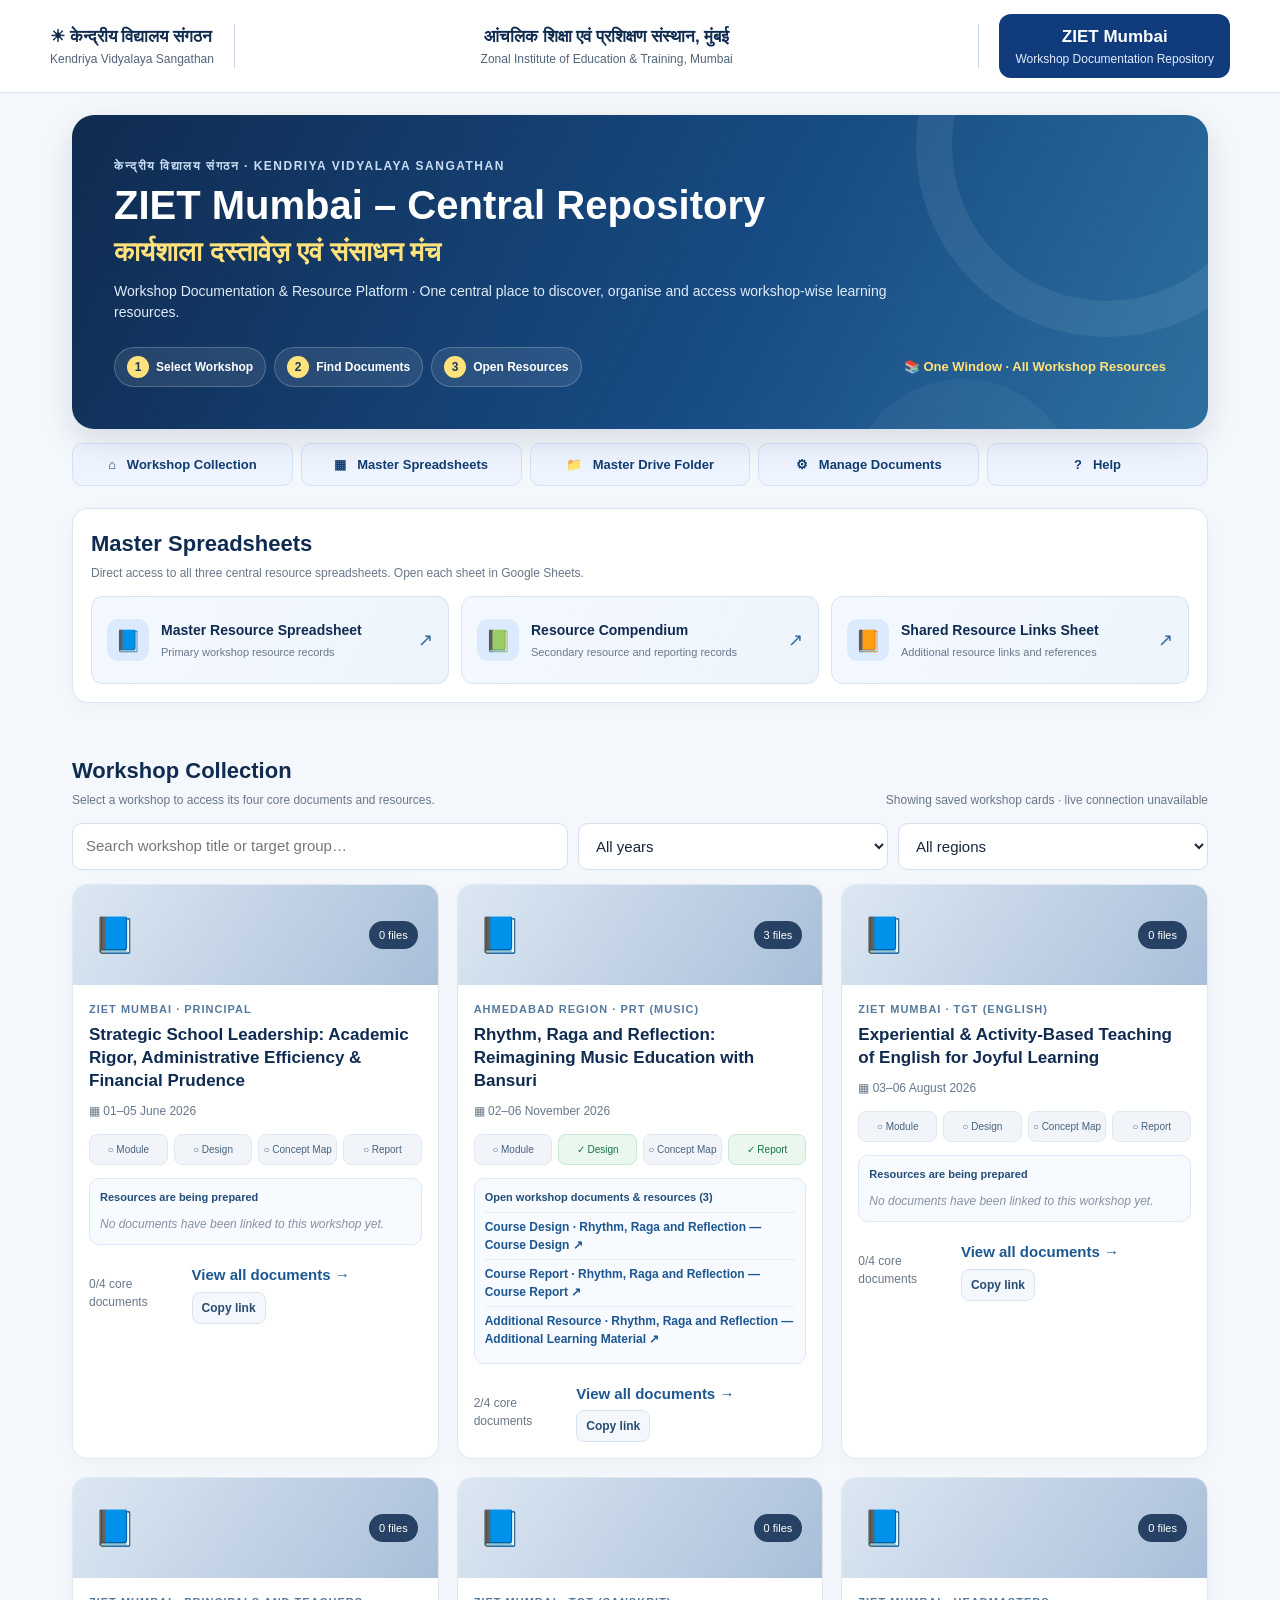
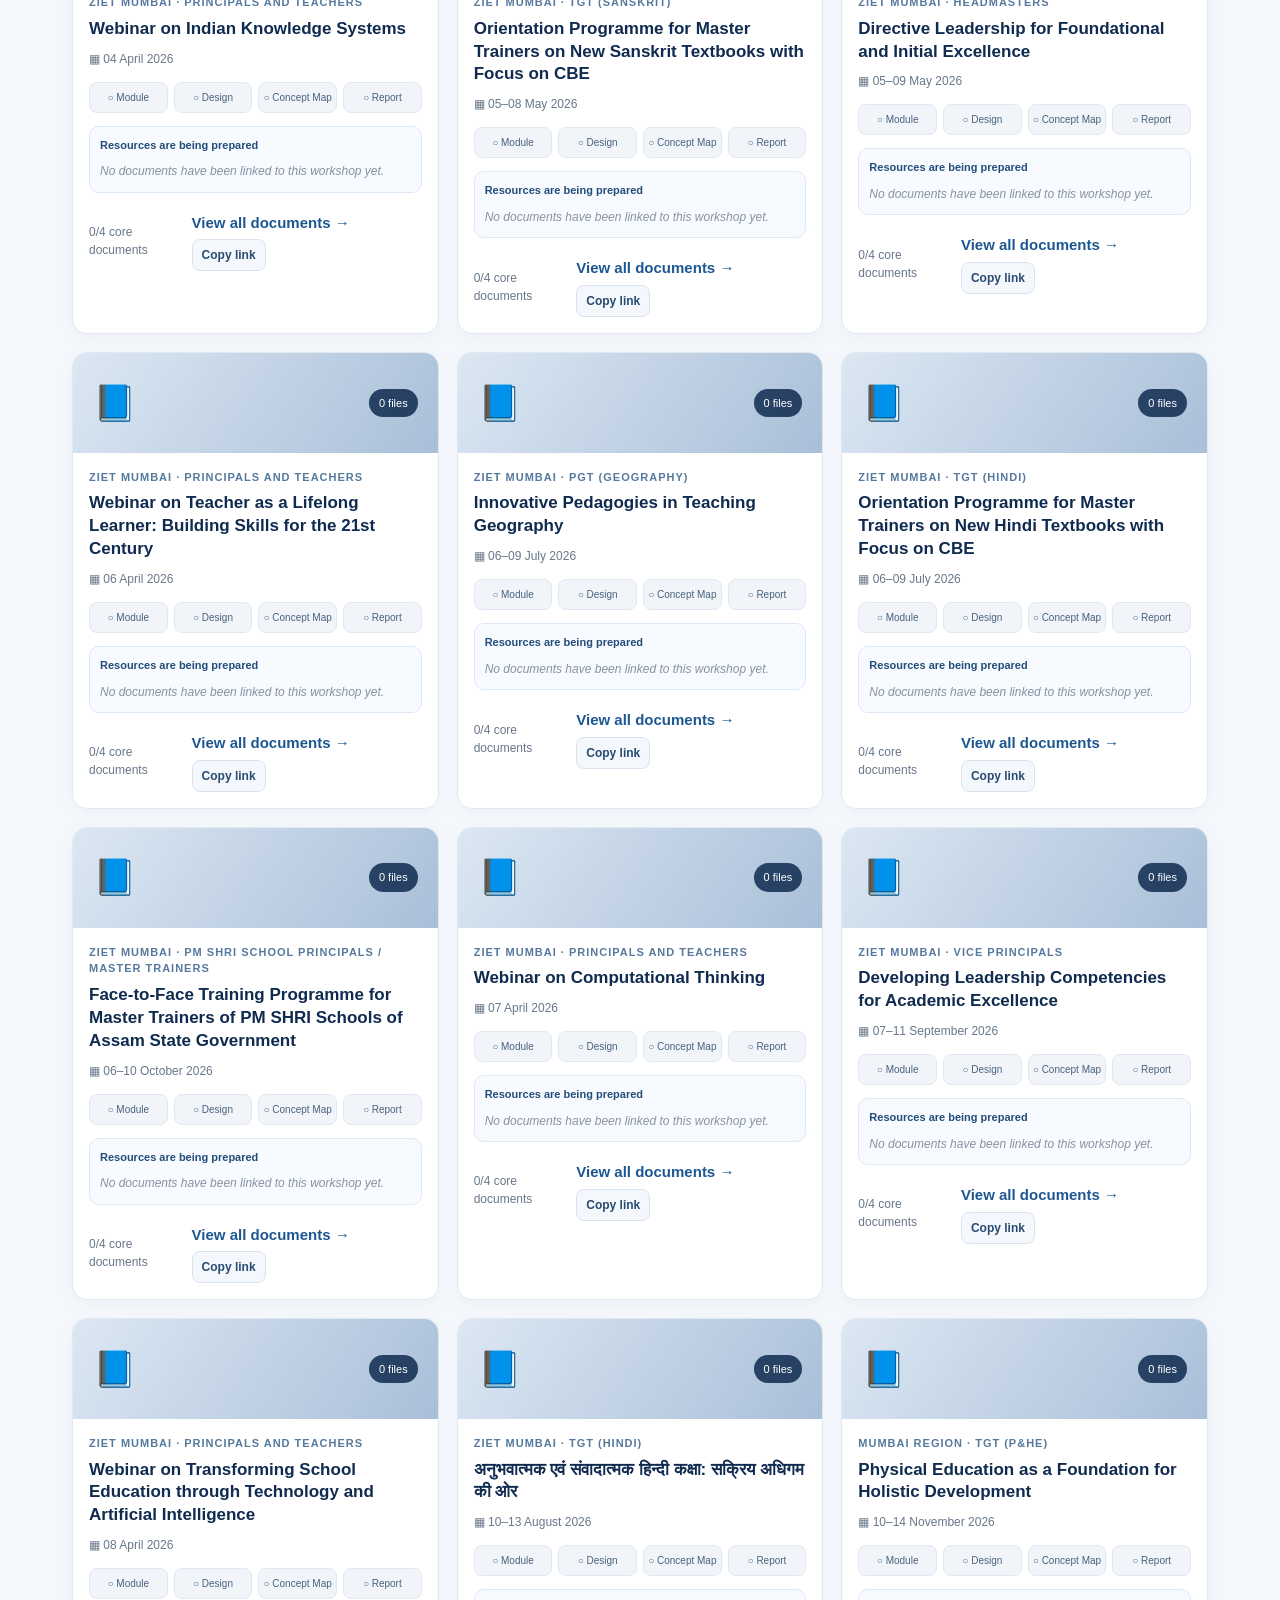
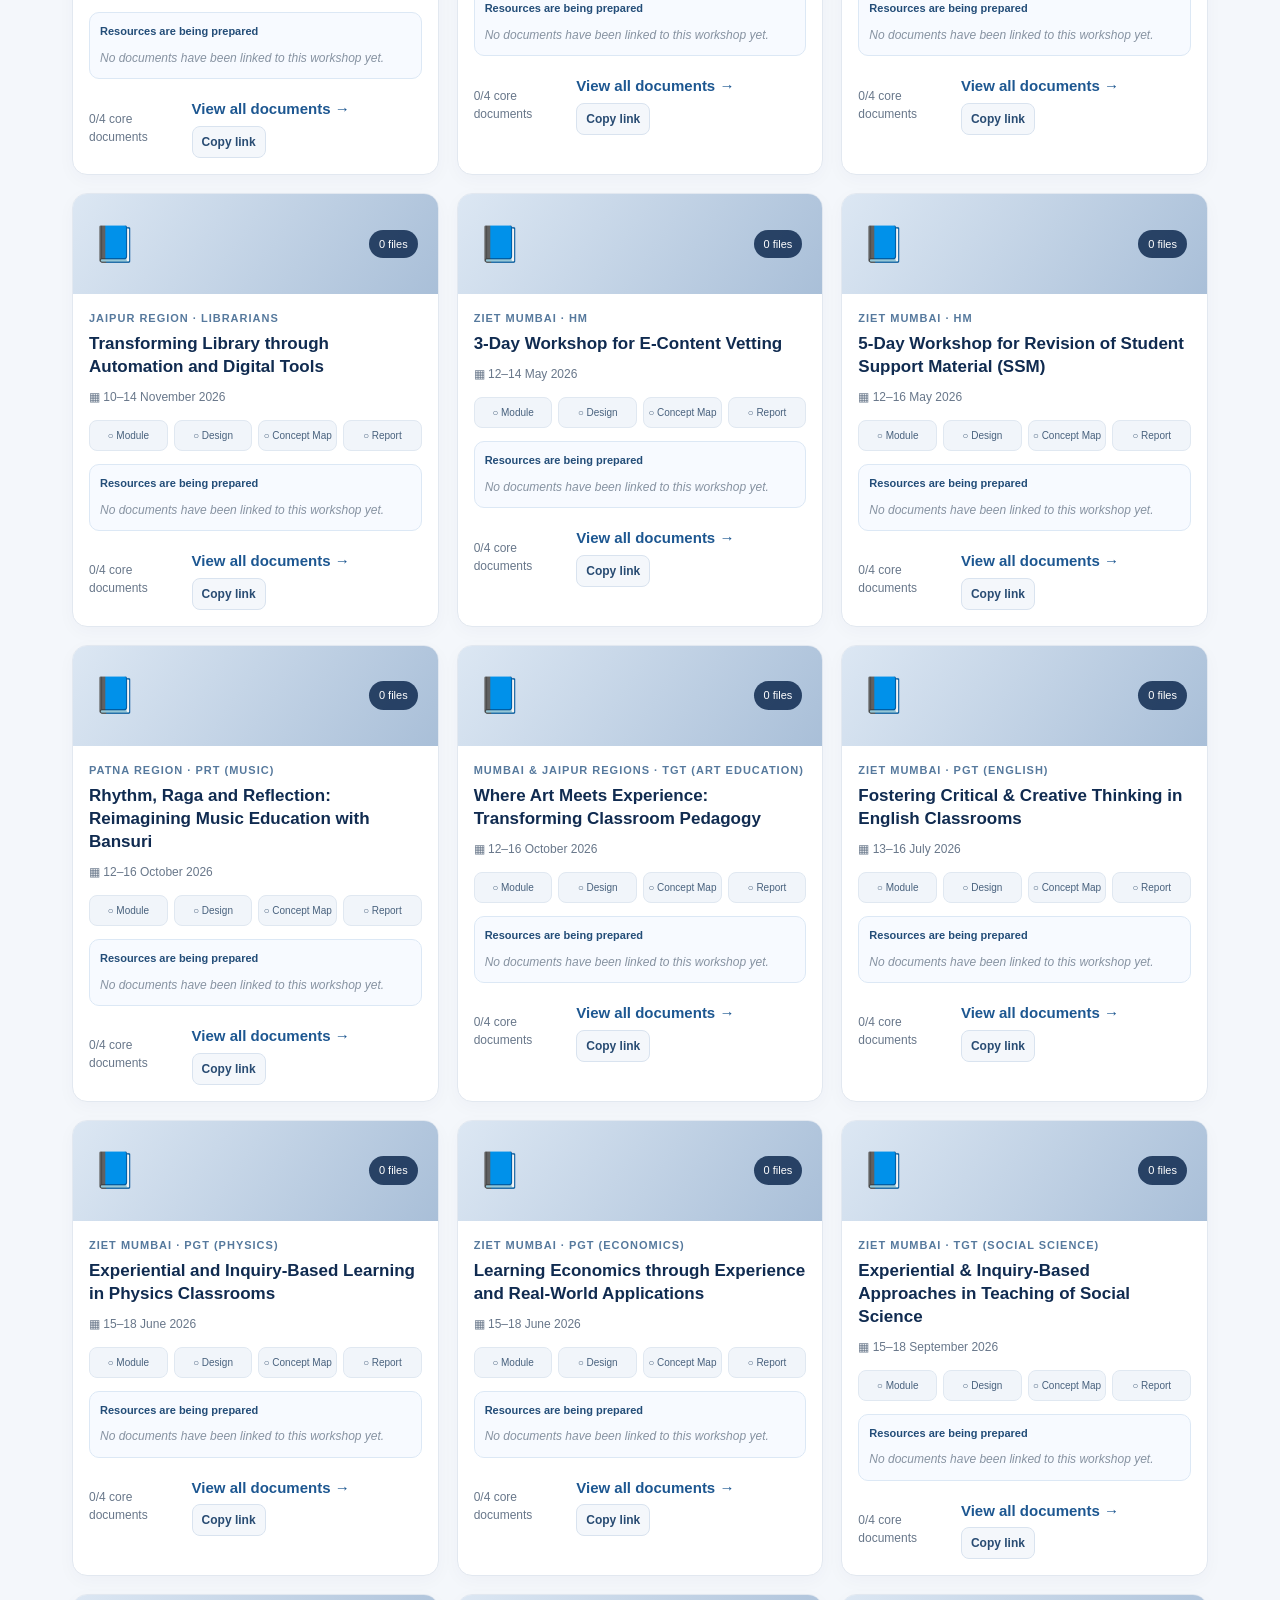
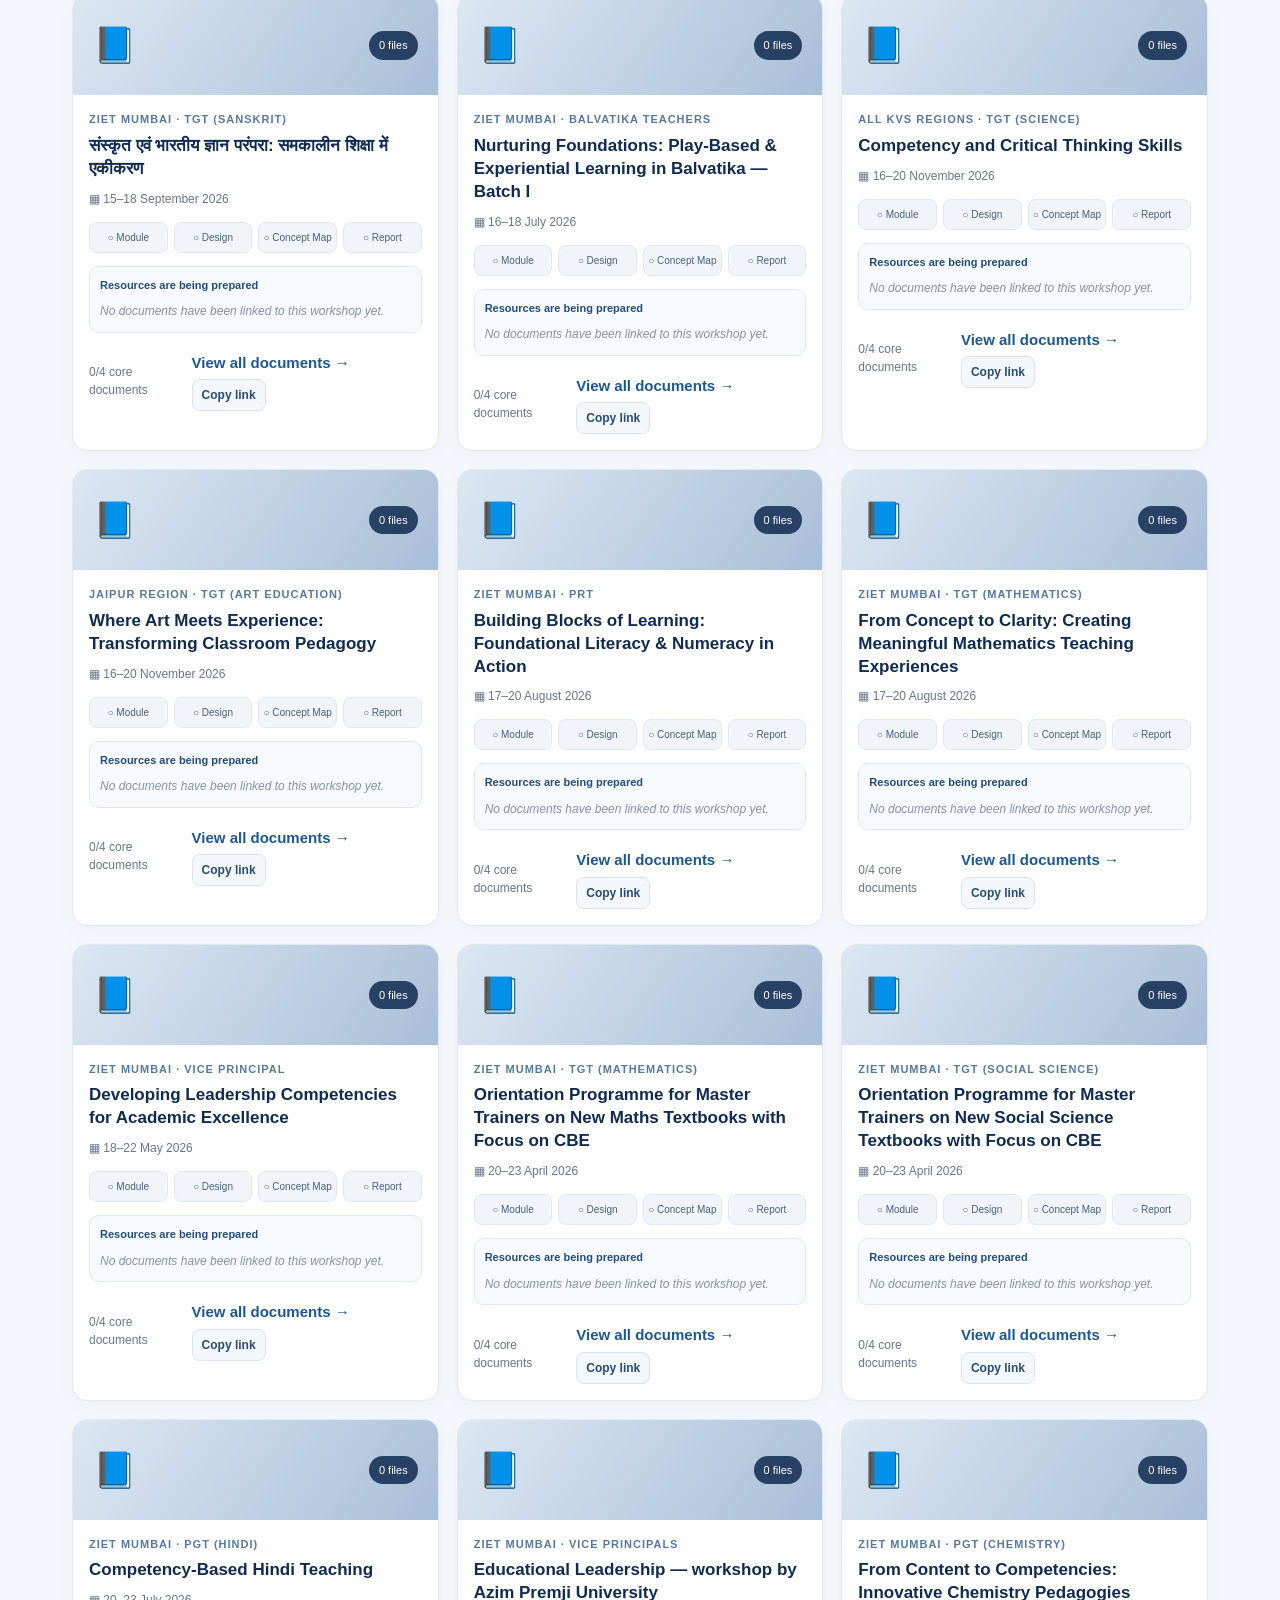
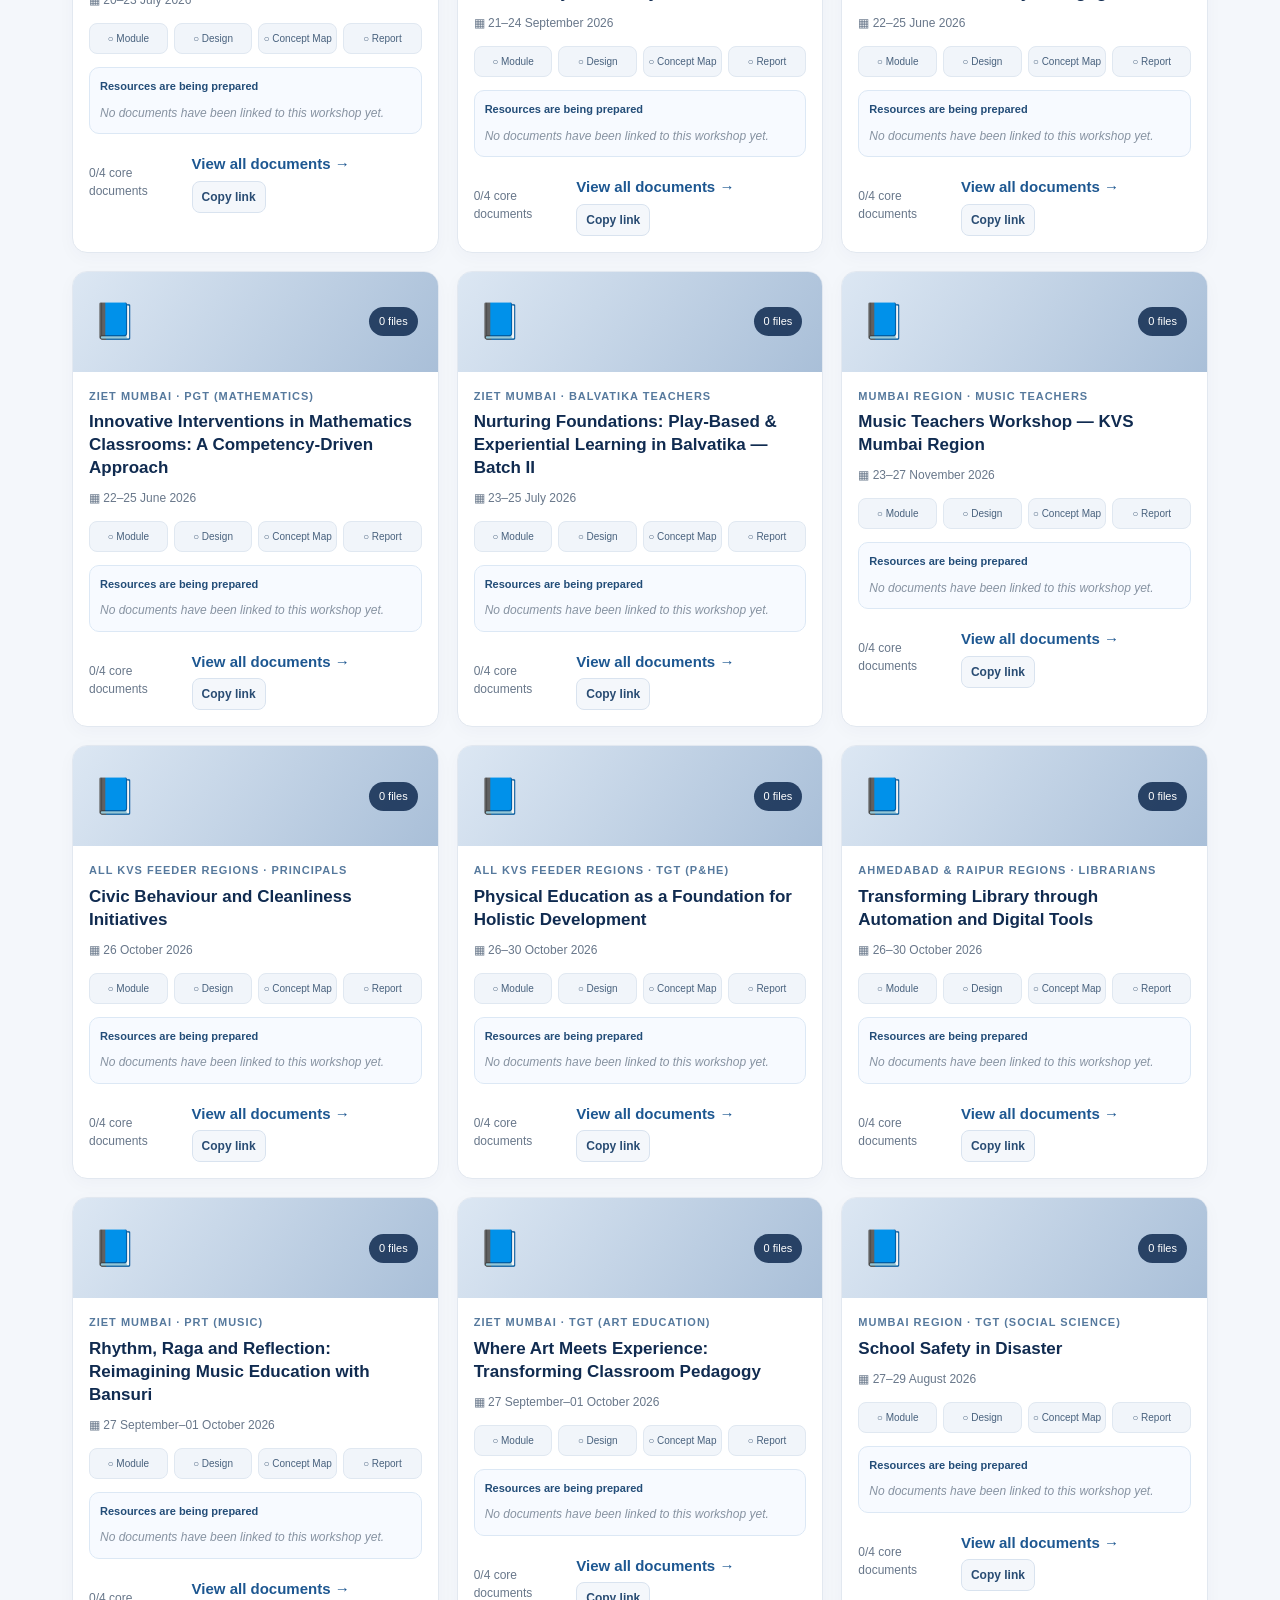
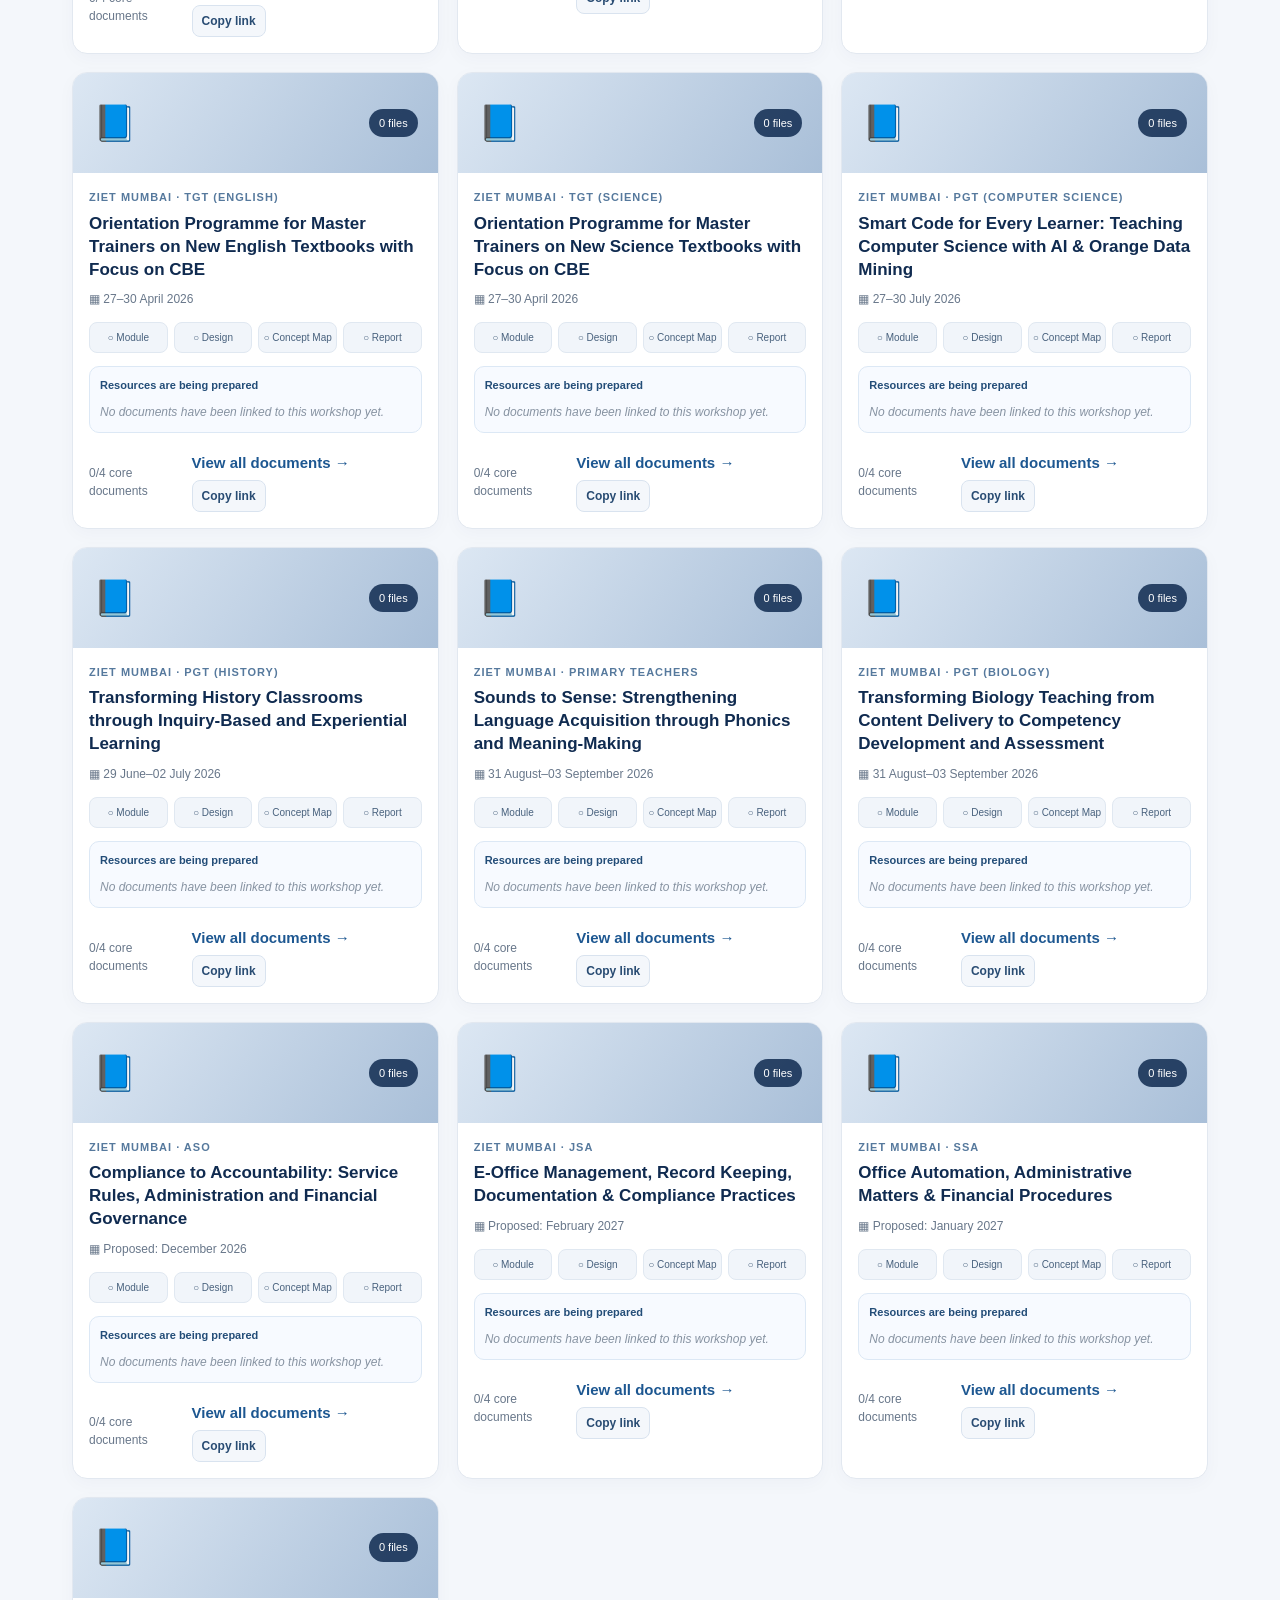
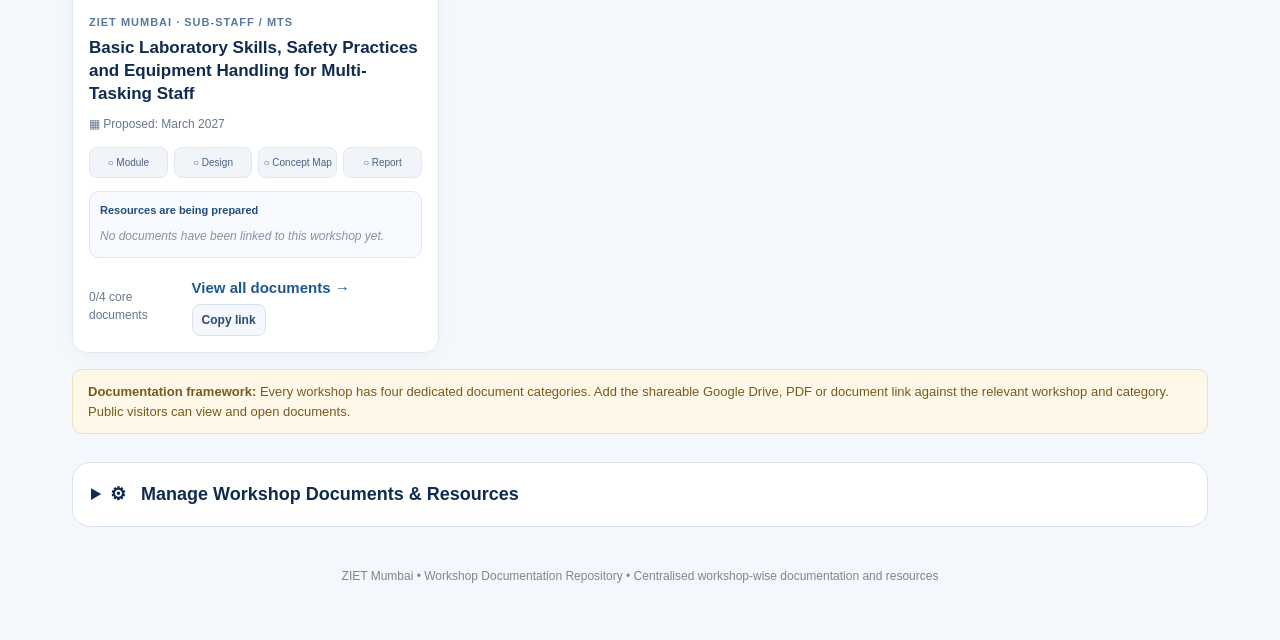
<file: index.html>
<!doctype html><html lang="en"><head><meta charset="utf-8"><meta name="viewport" content="width=device-width,initial-scale=1"><meta name="theme-color" content="#102b50"><title>ZIET Mumbai | Workshop Documentation Repository</title><style>
:root{--navy:#102b50;--blue:#1d4e89;--ink:#182638;--muted:#68778a;--paper:#f4f7fb;--line:#e2e8f0}*{box-sizing:border-box}body{margin:0;background:var(--paper);color:var(--ink);font:15px/1.5 Inter,Segoe UI,Arial,sans-serif}button,input,select,textarea{font:inherit}.brandbar{display:flex;align-items:center;justify-content:space-between;gap:20px;padding:14px max(22px,calc((100% - 1180px)/2));background:#fff;border-bottom:1px solid #dce5f0;color:var(--navy)}.brandbar b{display:block;font-size:17px}.brandbar small{display:block;font-size:12px;color:#52647a}.brand-ziet{flex:1;text-align:center;border-left:1px solid #cbd6e4;border-right:1px solid #cbd6e4;padding:0 20px}.brand-app{background:#103b7c;color:#fff;border-radius:12px;padding:10px 16px;text-align:center}.brand-app small{color:#e2ecff}.hero{background:linear-gradient(125deg,#0d2342,#1c4c7b 70%,#24618d);color:#fff;padding:34px max(22px,calc((100% - 1180px)/2)) 30px}
.welcome-banner{max-width:1180px;margin:22px auto 0;padding:0 22px}
.welcome-panel{position:relative;overflow:hidden;border-radius:22px;background:linear-gradient(118deg,#102b50 0%,#174b83 58%,#2d70a0 100%);color:#fff;padding:clamp(22px,4vw,42px);box-shadow:0 12px 30px #102b5020}
.welcome-panel:before,.welcome-panel:after{content:"";position:absolute;border-radius:50%;pointer-events:none}
.welcome-panel:before{width:310px;height:310px;right:-90px;top:-160px;border:36px solid #ffffff12}
.welcome-panel:after{width:230px;height:230px;right:130px;bottom:-180px;background:#ffffff0b}
.welcome-kicker{font-size:12px;letter-spacing:1.5px;text-transform:uppercase;color:#c9def5;font-weight:800}
.welcome-panel h1{position:relative;margin:8px 0 5px;font-size:clamp(25px,4vw,40px);line-height:1.12;max-width:850px}
.welcome-hi{position:relative;color:#ffe27b;font-size:clamp(19px,2.6vw,27px);font-weight:800;margin:0 0 8px}
.welcome-sub{position:relative;color:#e0ecf8;margin:0;max-width:780px;font-size:14px}
.welcome-bottom{position:relative;display:flex;align-items:center;justify-content:space-between;gap:18px;margin-top:24px;flex-wrap:wrap}
.welcome-steps{display:flex;gap:8px;flex-wrap:wrap}
.welcome-step{display:flex;align-items:center;gap:7px;background:#ffffff17;border:1px solid #ffffff35;border-radius:999px;padding:8px 12px;font-size:12px;font-weight:750}
.welcome-step span{display:inline-grid;place-items:center;width:22px;height:22px;border-radius:50%;background:#ffe27b;color:#15375d;font-size:12px}
.welcome-tag{font-size:13px;font-weight:800;color:#ffe27b;white-space:nowrap}
@media(max-width:600px){.welcome-banner{padding:0 12px;margin-top:14px}.welcome-panel{border-radius:16px;padding:22px 18px}.welcome-bottom{margin-top:18px}.welcome-step{font-size:11px;padding:7px 9px}.welcome-tag{white-space:normal}}
.topline{font-size:12px;letter-spacing:2px;color:#d7e5f5;font-weight:700}.hero h1{font-size:clamp(27px,4vw,43px);margin:10px 0 7px}.hero p{margin:0;color:#dce8f5}.wrap{max-width:1180px;margin:auto;padding:25px 22px 55px}.nav{display:flex;gap:8px;margin:14px auto 0;max-width:1180px;padding:0 22px}.nav a{flex:1;text-align:center;text-decoration:none;background:#edf4ff;border:1px solid #d2e1f4;border-radius:10px;padding:11px;color:#123d70;font-weight:800;font-size:13px}.spreadsheet-hub{max-width:1180px;margin:22px auto 0;padding:0 22px}.spreadsheet-panel{background:#fff;border:1px solid #dce5f0;border-radius:16px;padding:18px;box-shadow:0 5px 18px #102b5008}.spreadsheet-grid{display:grid;grid-template-columns:repeat(3,minmax(0,1fr));gap:12px;margin-top:14px}.spreadsheet-card{display:flex;align-items:center;gap:12px;padding:15px;border:1px solid #d7e3f1;border-radius:12px;text-decoration:none;background:linear-gradient(115deg,#f5f9ff,#edf4fc);color:#123d70;min-height:88px}.spreadsheet-card:hover{border-color:#9db9d9;box-shadow:0 7px 18px #102b5014}.spreadsheet-icon{display:grid;place-items:center;flex:0 0 42px;height:42px;border-radius:11px;background:#dceafe;font-size:21px}.spreadsheet-copy{min-width:0;flex:1}.spreadsheet-copy strong{display:block;font-size:14px;color:#102b50}.spreadsheet-copy small{display:block;color:#68778a;font-size:11px;margin-top:3px}.spreadsheet-arrow{font-size:18px;color:#35699f}@media(max-width:700px){.spreadsheet-hub{padding:0 12px}.spreadsheet-grid{grid-template-columns:1fr}}.head{display:flex;justify-content:space-between;align-items:end;gap:15px;margin:26px 0 14px}.head h2{margin:0;color:var(--navy);font-size:22px}.head p,.small{margin:4px 0 0;color:var(--muted);font-size:12px}.filters{display:grid;grid-template-columns:1.6fr 1fr 1fr;gap:10px;margin:14px 0}.field{width:100%;padding:11px 13px;border:1px solid #d8e0ea;border-radius:10px;background:#fff;color:var(--ink)}.grid{display:grid;grid-template-columns:repeat(3,minmax(0,1fr));gap:18px}.card{background:#fff;border:1px solid var(--line);border-radius:15px;overflow:hidden;box-shadow:0 5px 18px #102b5008}.cover{height:100px;background:linear-gradient(125deg,#dce7f3,#a9bfd8);padding:16px 20px;display:flex;align-items:center;justify-content:space-between;color:var(--navy)}.symbol{font-size:35px}.count{background:#102b50d9;color:#fff;padding:6px 10px;border-radius:20px;font-size:11px}.body{padding:16px}.region{font-size:11px;text-transform:uppercase;letter-spacing:1px;color:#56799d;font-weight:800}.card h3{margin:7px 0 9px;font-size:17px;line-height:1.35;color:var(--navy)}.meta{color:var(--muted);font-size:12px}.doc-mini{display:grid;grid-template-columns:repeat(4,1fr);gap:6px;margin-top:14px}.doc-mini span{background:#f1f5fa;border:1px solid #e0e8f1;border-radius:8px;padding:7px 2px;text-align:center;font-size:10px;color:#49627e}.doc-mini .ready{background:#eaf7ef;border-color:#c7e8d1;color:#167344}.foot{display:flex;justify-content:space-between;align-items:center;margin-top:14px}.link{border:0;background:transparent;color:#1d5791;font-weight:800;padding:5px 0}.share{border:1px solid #d9e3ef;background:#f4f7fb;color:#294c73;border-radius:8px;padding:6px 9px;font-size:12px;font-weight:700}.empty{grid-column:1/-1;text-align:center;padding:40px;border:1px dashed #c9d5e3;border-radius:15px;background:#fff;color:var(--muted)}.notice{margin:16px 0;padding:12px 15px;border-radius:10px;background:#fff8e8;color:#775a1e;border:1px solid #f0dfb7;font-size:13px}.admin{margin-top:28px;background:#fff;border:1px solid #d7e2f0;border-radius:18px;padding:18px}.admin summary{font-weight:900;color:var(--navy);cursor:pointer;font-size:18px}.form{display:grid;grid-template-columns:1fr 1fr;gap:12px;margin-top:18px}.form label{display:block;font-size:12px;font-weight:800;color:#475467;margin-bottom:5px}.wide{grid-column:1/-1}.btn{border:0;border-radius:10px;padding:11px 16px;font-weight:700;background:var(--navy);color:white}.btn.light{background:#edf2f8;color:var(--navy)}.actions{display:flex;gap:9px;flex-wrap:wrap;margin-top:14px}.status{font-size:12px;color:var(--muted);margin-top:10px}.modal{position:fixed;inset:0;background:#071629d9;z-index:10;display:none;align-items:center;justify-content:center;padding:20px}.modal.open{display:flex}.modalbox{width:min(1000px,100%);max-height:92vh;overflow:auto;background:white;border-radius:17px}.modalhead{position:sticky;top:0;background:white;padding:17px 20px;border-bottom:1px solid var(--line);display:flex;justify-content:space-between;align-items:center}.modalhead h2{margin:0;font-size:19px;color:var(--navy)}.close{border:0;background:#edf2f8;border-radius:50%;width:36px;height:36px;font-size:20px}.docs{padding:20px;display:grid;grid-template-columns:repeat(2,minmax(0,1fr));gap:14px}.doc{border:1px solid var(--line);border-radius:13px;padding:17px}.doc h3{margin:0 0 6px;color:var(--navy);font-size:16px}.doc p{margin:0 0 12px;color:var(--muted);font-size:12px}.doc a,.resource a{color:#1d5791;font-weight:800;text-decoration:none}.missing{font-size:12px;color:#8793a2;font-style:italic}.resource{padding:12px 20px;border-top:1px solid var(--line)}.resource strong{display:block;color:var(--navy)}.footer{text-align:center;color:#7a8796;font-size:12px;margin-top:40px}
@media(max-width:850px){.grid{grid-template-columns:repeat(2,1fr)}.brandbar{flex-wrap:wrap}.brand-ziet{order:3;flex-basis:100%;border:0;border-top:1px solid #e0e6ee;padding-top:10px}}@media(max-width:560px){.brand-app{padding:8px}.brandbar b{font-size:13px}.nav{padding:0 12px;flex-wrap:wrap}.nav a{flex-basis:40%}.hero{padding:26px 20px}.wrap{padding:18px 14px 45px}.grid,.docs,.form{grid-template-columns:1fr}.wide{grid-column:auto}.filters{grid-template-columns:1fr}}
.resource-manager{margin-top:22px;border:1px solid #dce5f0;border-radius:14px;background:#fff;overflow:hidden}.manager-head,.manager-foot{display:flex;align-items:center;justify-content:space-between;gap:12px;flex-wrap:wrap;padding:14px 16px}.manager-head{background:#f4f8fd;border-bottom:1px solid #e1e8f0}.manager-head h3{margin:0;color:#102b50;font-size:18px}.manager-head p{margin:4px 0 0}.manager-foot{border-top:1px solid #e1e8f0}.resource-table{width:100%;border-collapse:collapse;min-width:900px}.resource-table th{background:#10366c;color:#fff;text-align:left;padding:11px 10px;font-size:12px}.resource-table td{padding:10px;border-top:1px solid #e5ebf2;font-size:12px;vertical-align:middle}.resource-table tbody tr:nth-child(even){background:#f7faff}.resource-actions{display:flex;gap:6px;flex-wrap:wrap}.resource-actions button{border:0;border-radius:7px;padding:7px 9px;font-size:11px;font-weight:800;cursor:pointer}.resource-edit{background:#0874d8;color:#fff}.resource-open{background:#eaf2ff;color:#153e71}.resource-delete{background:#d91f45;color:#fff}.resource-empty{text-align:center;color:#718096;padding:25px!important}@media(max-width:600px){.manager-head,.manager-foot{align-items:flex-start}.manager-head .btn{width:100%}}.doc-link-item{padding:10px 0;border-top:1px solid #e5ebf2}.doc-link-item:first-of-type{border-top:0}.doc-link-item p{margin:4px 0 7px}.card-extra{margin-top:13px;padding:10px;background:#f7faff;border:1px solid #dce8f5;border-radius:10px}.card-extra-title{font-size:11px;font-weight:850;color:#234d78;margin-bottom:6px}.card-extra-link{display:block;padding:5px 0;color:#1d5791;text-decoration:none;font-size:12px;font-weight:700;border-top:1px solid #e5edf6;overflow-wrap:anywhere}.card-extra-link:hover{text-decoration:underline}</style></head><body>
<div class="brandbar"><div><b>☀ केन्द्रीय विद्यालय संगठन</b><small>Kendriya Vidyalaya Sangathan</small></div><div class="brand-ziet"><b>आंचलिक शिक्षा एवं प्रशिक्षण संस्थान, मुंबई</b><small>Zonal Institute of Education &amp; Training, Mumbai</small></div><div class="brand-app"><b>ZIET Mumbai</b><small>Workshop Documentation Repository</small></div></div>
<header class="welcome-banner"><div class="welcome-panel"><div class="welcome-kicker">केन्द्रीय विद्यालय संगठन · Kendriya Vidyalaya Sangathan</div><h1>ZIET Mumbai – Central Repository</h1><p class="welcome-hi">कार्यशाला दस्तावेज़ एवं संसाधन मंच</p><p class="welcome-sub">Workshop Documentation &amp; Resource Platform · One central place to discover, organise and access workshop-wise learning resources.</p><div class="welcome-bottom"><div class="welcome-steps"><div class="welcome-step"><span>1</span> Select Workshop</div><div class="welcome-step"><span>2</span> Find Documents</div><div class="welcome-step"><span>3</span> Open Resources</div></div><div class="welcome-tag">📚 One Window · All Workshop Resources</div></div></div></header>
<nav class="nav"><a href="#collection">⌂ &nbsp; Workshop Collection</a><a href="#spreadsheets">▦ &nbsp; Master Spreadsheets</a><a href="https://drive.google.com/drive/folders/1CGfSy9xnBmJYf6L4M0V2yYXAvuSo0Lqi?usp=sharing" target="_blank" rel="noopener">📁 &nbsp; Master Drive Folder</a><a href="#admin">⚙ &nbsp; Manage Documents</a><a href="#help">? &nbsp; Help</a></nav>

<section class="spreadsheet-hub" id="spreadsheets" aria-label="Master spreadsheets"><div class="spreadsheet-panel"><div class="head" style="margin:0"><div><h2>Master Spreadsheets</h2><p>Direct access to all three central resource spreadsheets. Open each sheet in Google Sheets.</p></div></div><div class="spreadsheet-grid"><a class="spreadsheet-card" href="https://docs.google.com/spreadsheets/d/1zo-CnHZR5Pp88nCtwfuw5VSRfNi-vZcCJ2vlB6BE6hY/edit" target="_blank" rel="noopener"><span class="spreadsheet-icon">📘</span><span class="spreadsheet-copy"><strong>Master Resource Spreadsheet</strong><small>Primary workshop resource records</small></span><span class="spreadsheet-arrow">↗</span></a><a class="spreadsheet-card" href="https://docs.google.com/spreadsheets/d/1Aadm4x_qHczMzV6uF9F6NLYRbTy_pll1Ls2ncaguXzM/edit" target="_blank" rel="noopener"><span class="spreadsheet-icon">📗</span><span class="spreadsheet-copy"><strong>Resource Compendium</strong><small>Secondary resource and reporting records</small></span><span class="spreadsheet-arrow">↗</span></a><a class="spreadsheet-card" href="https://docs.google.com/spreadsheets/d/13-PPbECN5gxTYnyCcdrorlKY7Xe880HC/edit" target="_blank" rel="noopener"><span class="spreadsheet-icon">📙</span><span class="spreadsheet-copy"><strong>Shared Resource Links Sheet</strong><small>Additional resource links and references</small></span><span class="spreadsheet-arrow">↗</span></a></div></div></section><main class="wrap"><section id="collection"><div class="head"><div><h2>Workshop Collection</h2><p>Select a workshop to access its four core documents and resources.</p></div><span class="small" id="status">Connecting…</span></div>
<div class="filters"><input id="search" class="field" placeholder="Search workshop title or target group…"><select id="year" class="field"><option value="">All years</option><option>2026</option><option>2027</option></select><select id="region" class="field"><option value="">All regions</option><option>Ahmedabad</option><option>Jaipur</option><option>Mumbai</option><option>Patna</option><option>Raipur</option><option>All KVS Regions</option></select></div><div id="gallery" class="grid"><div class="empty">Loading workshop collection…</div></div></section>
<div class="notice"><b>Documentation framework:</b> Every workshop has four dedicated document categories. Add the shareable Google Drive, PDF or document link against the relevant workshop and category. Public visitors can view and open documents.</div>
<details class="admin" id="admin"><summary>⚙ &nbsp; Manage Workshop Documents &amp; Resources</summary><h2 style="color:#102b50">Add / Update Workshop Document</h2><p class="small">Select your Coordinator name, choose the workshop and add hyperlinks to its Course Module, Course Design, Concept Map, Course Report or additional resources.</p>
<form id="form" class="form"><div class="wide"><label for="workshop">Select Workshop *</label><select id="workshop" class="field" required><option value="">Choose a workshop</option></select></div><div><label for="targetGroup">Target Groups *</label><input id="targetGroup" class="field" required placeholder="e.g. PRT, TGT, PGT, Principals"></div><div><label>Workshop From *</label><input id="workshopFrom" class="field" type="date" required></div><div><label>Workshop To *</label><input id="workshopTo" class="field" type="date" required></div><div><label for="coordinator">Coordinator *</label><select id="coordinator" class="field" required><option value="">Select your name</option><option>Mrs. Seema Mishra - TA Economics</option><option>Mrs. Deepa Dilwari - TA English</option><option>Mr. Gajendra Kapde - TA Chemistry</option><option>Mr. Nilesh Thangan - TA Physics</option><option>Dr. Rajesh Kumar Sharma - TA Library</option><option>Anand Kr. Srivastava - TA (F&amp;P)</option></select></div><div><label for="type">Document Category *</label><select id="type" class="field"><option>Course Module</option><option>Course Design</option><option>Concept Map</option><option>Course Report</option><option>Additional Repositories</option><option>Additional Resource</option></select></div><div><label for="title">Document Title *</label><input id="title" class="field" required placeholder="Enter document title"></div><div class="wide"><label for="fileUpload">Upload File to Coordinator Google Drive</label><input id="fileUpload" class="field" type="file"><p class="small">Files up to 10 MB are uploaded into the selected Coordinator folder and matching category, including Additional Repositories.</p></div><div class="wide"><label for="url">Or paste an existing shareable Document URL</label><input id="url" class="field" type="url" placeholder="Optional when uploading a file"></div><div class="wide"><label for="description">Description / Notes</label><textarea id="description" class="field" rows="3" placeholder="Brief description (optional)"></textarea></div></form>
<div class="actions"><button class="btn" id="save">Save Document</button><button class="btn light" id="clear" type="button">Clear</button><button class="btn light" id="refresh" type="button">↻ Refresh Records</button></div>
<div class="status" id="apiStatus">Connecting to central database…</div>
<section class="resource-manager">
 <div class="manager-head"><div><h3>Document &amp; Resource Records</h3><p class="small">Review, edit, open or remove saved workshop links.</p></div><button class="btn light" id="refreshManager" type="button">↻ Refresh List</button></div>
 <div class="table-scroll"><table class="resource-table"><thead><tr><th>#</th><th>Workshop</th><th>Coordinator</th><th>Category</th><th>Document / Resource</th><th>Actions</th></tr></thead><tbody id="resourceRows"><tr><td colspan="6">Loading saved records…</td></tr></tbody></table></div>
 <div class="manager-foot"><span class="small" id="managerCount">0 records</span><button class="btn light" id="refreshAfterAdd" type="button">↻ Refresh after Addition</button><button class="btn light" id="refreshAfterDelete" type="button">↻ Refresh after Deletion</button></div>
</section><p id="help" class="small">Select a workshop and Coordinator, then upload a file to the matching Google Drive category folder or paste an existing shareable URL. Each uploaded file or link is stored as an individual record. Use Edit to update one selected record or Delete to remove only that record.</p></details>
<div class="footer">ZIET Mumbai • Workshop Documentation Repository • Centralised workshop-wise documentation and resources</div></main>
<div id="modal" class="modal"><div class="modalbox"><div class="modalhead"><h2 id="modalTitle">Workshop Documents</h2><button class="close" id="close">×</button></div><div id="modalBody"></div></div></div>
<script>
const API="https://script.google.com/macros/s/AKfycbzIctgo8aocYxNHquk9I0V6IywdVLiC0zdyPnIycCvIGcfQshQuBeUk79hjdUUHI-oYsg/exec";
const STATIC_W=[["2026-04-08-TECH-AI","Webinar on Transforming School Education through Technology and Artificial Intelligence","08 April 2026","ZIET Mumbai","Principals and Teachers"],["2026-04-07-CT","Webinar on Computational Thinking","07 April 2026","ZIET Mumbai","Principals and Teachers"],["2026-04-06-LIFELONG","Webinar on Teacher as a Lifelong Learner: Building Skills for the 21st Century","06 April 2026","ZIET Mumbai","Principals and Teachers"],["2026-04-04-IKS","Webinar on Indian Knowledge Systems","04 April 2026","ZIET Mumbai","Principals and Teachers"],["2026-04-20-MT-SST","Orientation Programme for Master Trainers on New Social Science Textbooks with Focus on CBE","20–23 April 2026","ZIET Mumbai","TGT (Social Science)"],["2026-04-20-MT-MATHS","Orientation Programme for Master Trainers on New Maths Textbooks with Focus on CBE","20–23 April 2026","ZIET Mumbai","TGT (Mathematics)"],["2026-04-27-MT-ENG","Orientation Programme for Master Trainers on New English Textbooks with Focus on CBE","27–30 April 2026","ZIET Mumbai","TGT (English)"],["2026-04-27-MT-SCI","Orientation Programme for Master Trainers on New Science Textbooks with Focus on CBE","27–30 April 2026","ZIET Mumbai","TGT (Science)"],["2026-05-05-MT-SANSKRIT","Orientation Programme for Master Trainers on New Sanskrit Textbooks with Focus on CBE","05–08 May 2026","ZIET Mumbai","TGT (Sanskrit)"],["2026-05-05-HM","Directive Leadership for Foundational and Initial Excellence","05–09 May 2026","ZIET Mumbai","Headmasters"],["2026-05-12-SSM","5-Day Workshop for Revision of Student Support Material (SSM)","12–16 May 2026","ZIET Mumbai","HM"],["2026-05-12-ECONTENT","3-Day Workshop for E-Content Vetting","12–14 May 2026","ZIET Mumbai","HM"],["2026-05-18-VP","Developing Leadership Competencies for Academic Excellence","18–22 May 2026","ZIET Mumbai","Vice Principal"],["2026-06-01-PRINCIPAL","Strategic School Leadership: Academic Rigor, Administrative Efficiency & Financial Prudence","01–05 June 2026","ZIET Mumbai","Principal"],["2026-06-15-ECO","Learning Economics through Experience and Real-World Applications","15–18 June 2026","ZIET Mumbai","PGT (Economics)"],["2026-06-15-PHY","Experiential and Inquiry-Based Learning in Physics Classrooms","15–18 June 2026","ZIET Mumbai","PGT (Physics)"],["2026-06-22-CHEM","From Content to Competencies: Innovative Chemistry Pedagogies","22–25 June 2026","ZIET Mumbai","PGT (Chemistry)"],["2026-06-22-MATHS","Innovative Interventions in Mathematics Classrooms: A Competency-Driven Approach","22–25 June 2026","ZIET Mumbai","PGT (Mathematics)"],["2026-06-29-HISTORY","Transforming History Classrooms through Inquiry-Based and Experiential Learning","29 June–02 July 2026","ZIET Mumbai","PGT (History)"],["2026-07-06-MT-HINDI","Orientation Programme for Master Trainers on New Hindi Textbooks with Focus on CBE","06–09 July 2026","ZIET Mumbai","TGT (Hindi)"],["2026-07-06-GEO","Innovative Pedagogies in Teaching Geography","06–09 July 2026","ZIET Mumbai","PGT (Geography)"],["2026-07-13-ENG","Fostering Critical & Creative Thinking in English Classrooms","13–16 July 2026","ZIET Mumbai","PGT (English)"],["2026-07-16-BV1","Nurturing Foundations: Play-Based & Experiential Learning in Balvatika — Batch I","16–18 July 2026","ZIET Mumbai","Balvatika Teachers"],["2026-07-20-HINDI","Competency-Based Hindi Teaching","20–23 July 2026","ZIET Mumbai","PGT (Hindi)"],["2026-07-23-BV2","Nurturing Foundations: Play-Based & Experiential Learning in Balvatika — Batch II","23–25 July 2026","ZIET Mumbai","Balvatika Teachers"],["2026-07-27-CS-AI","Smart Code for Every Learner: Teaching Computer Science with AI & Orange Data Mining","27–30 July 2026","ZIET Mumbai","PGT (Computer Science)"],["2026-08-03-TGT-ENG","Experiential & Activity-Based Teaching of English for Joyful Learning","03–06 August 2026","ZIET Mumbai","TGT (English)"],["2026-08-10-TGT-HINDI","अनुभवात्मक एवं संवादात्मक हिन्दी कक्षा: सक्रिय अधिगम की ओर","10–13 August 2026","ZIET Mumbai","TGT (Hindi)"],["2026-08-17-TGT-MATHS","From Concept to Clarity: Creating Meaningful Mathematics Teaching Experiences","17–20 August 2026","ZIET Mumbai","TGT (Mathematics)"],["2026-08-17-FLN","Building Blocks of Learning: Foundational Literacy & Numeracy in Action","17–20 August 2026","ZIET Mumbai","PRT"],["2026-08-27-SCHOOL-SAFETY","School Safety in Disaster","27–29 August 2026","Mumbai Region","TGT (Social Science)"],["2026-08-31-BIO","Transforming Biology Teaching from Content Delivery to Competency Development and Assessment","31 August–03 September 2026","ZIET Mumbai","PGT (Biology)"],["2026-08-31-SOUNDS","Sounds to Sense: Strengthening Language Acquisition through Phonics and Meaning-Making","31 August–03 September 2026","ZIET Mumbai","Primary Teachers"],["2026-09-07-VP","Developing Leadership Competencies for Academic Excellence","07–11 September 2026","ZIET Mumbai","Vice Principals"],["2026-09-15-SANSKRIT","संस्कृत एवं भारतीय ज्ञान परंपरा: समकालीन शिक्षा में एकीकरण","15–18 September 2026","ZIET Mumbai","TGT (Sanskrit)"],["2026-09-15-SST","Experiential & Inquiry-Based Approaches in Teaching of Social Science","15–18 September 2026","ZIET Mumbai","TGT (Social Science)"],["2026-09-21-APU","Educational Leadership — workshop by Azim Premji University","21–24 September 2026","ZIET Mumbai","Vice Principals"],["2026-09-27-ART","Where Art Meets Experience: Transforming Classroom Pedagogy","27 September–01 October 2026","ZIET Mumbai","TGT (Art Education)"],["2026-09-27-MUSIC","Rhythm, Raga and Reflection: Reimagining Music Education with Bansuri","27 September–01 October 2026","ZIET Mumbai","PRT (Music)"],["2026-10-06-PMSHRI","Face-to-Face Training Programme for Master Trainers of PM SHRI Schools of Assam State Government","06–10 October 2026","ZIET Mumbai","PM SHRI School Principals / Master Trainers"],["2026-10-12-ART","Where Art Meets Experience: Transforming Classroom Pedagogy","12–16 October 2026","Mumbai & Jaipur Regions","TGT (Art Education)"],["2026-10-12-MUSIC-PATNA","Rhythm, Raga and Reflection: Reimagining Music Education with Bansuri","12–16 October 2026","Patna Region","PRT (Music)"],["2026-10-26-CIVIC","Civic Behaviour and Cleanliness Initiatives","26 October 2026","All KVS Feeder Regions","Principals"],["2026-10-26-LIB","Transforming Library through Automation and Digital Tools","26–30 October 2026","Ahmedabad & Raipur Regions","Librarians"],["2026-10-26-PE","Physical Education as a Foundation for Holistic Development","26–30 October 2026","All KVS Feeder Regions","TGT (P&HE)"],["2026-11-02-MUSIC-AHM","Rhythm, Raga and Reflection: Reimagining Music Education with Bansuri","02–06 November 2026","Ahmedabad Region","PRT (Music)"],["2026-11-10-LIB-JPR","Transforming Library through Automation and Digital Tools","10–14 November 2026","Jaipur Region","Librarians"],["2026-11-10-PE-MUM","Physical Education as a Foundation for Holistic Development","10–14 November 2026","Mumbai Region","TGT (P&HE)"],["2026-11-16-ART-JPR","Where Art Meets Experience: Transforming Classroom Pedagogy","16–20 November 2026","Jaipur Region","TGT (Art Education)"],["2026-11-16-SCI","Competency and Critical Thinking Skills","16–20 November 2026","All KVS Regions","TGT (Science)"],["2026-11-23-MUSIC-MUM","Music Teachers Workshop — KVS Mumbai Region","23–27 November 2026","Mumbai Region","Music Teachers"],["2026-12-ASO","Compliance to Accountability: Service Rules, Administration and Financial Governance","Proposed: December 2026","ZIET Mumbai","ASO"],["2027-01-SSA","Office Automation, Administrative Matters & Financial Procedures","Proposed: January 2027","ZIET Mumbai","SSA"],["2027-02-JSA","E-Office Management, Record Keeping, Documentation & Compliance Practices","Proposed: February 2027","ZIET Mumbai","JSA"],["2027-03-MTS","Basic Laboratory Skills, Safety Practices and Equipment Handling for Multi-Tasking Staff","Proposed: March 2027","ZIET Mumbai","Sub-Staff / MTS"]].map(x=>({id:'ZIET-'+x[0],name:x[1],date:x[2],region:x[3],target:x[4]}));
let W=[];
const DOCS=["Course Module","Course Design","Concept Map","Course Report"],$=id=>document.getElementById(id);let records=[],editingResourceId=null;
const VERIFIED_AHMEDABAD_LINKS=[
 {resourceId:"CM26-AHM-2026-11-02-DESIGN",workshopId:"ZIET-2026-11-02-MUSIC-AHM",workshopName:"Rhythm, Raga and Reflection: Reimagining Music Education with Bansuri for Socio-Emotional Growth and Values",date:"02.11.2026 to 06.11.2026",targetGroup:"PRT (MUS) - AHMEDABAD",title:"Rhythm, Raga and Reflection — Course Design",resourceType:"Course Design",url:"https://docs.google.com/document/d/1ocBX7kY9UbHS9khLf1CB1olR6HptA-S2LFkmYDcWlZw/edit?usp=sharing",status:"active",sourceApp:"course-materials-sheet",sourceRow:47,sourceColumn:7},
 {resourceId:"CM26-AHM-2026-11-02-REPORT",workshopId:"ZIET-2026-11-02-MUSIC-AHM",workshopName:"Rhythm, Raga and Reflection: Reimagining Music Education with Bansuri for Socio-Emotional Growth and Values",date:"02.11.2026 to 06.11.2026",targetGroup:"PRT (MUS) - AHMEDABAD",title:"Rhythm, Raga and Reflection — Course Report",resourceType:"Course Report",url:"https://canva.link/n2gh5l01ow75l5y",status:"active",sourceApp:"course-materials-sheet",sourceRow:47,sourceColumn:8},
 {resourceId:"CM26-AHM-2026-11-02-ADDITIONAL",workshopId:"ZIET-2026-11-02-MUSIC-AHM",workshopName:"Rhythm, Raga and Reflection: Reimagining Music Education with Bansuri for Socio-Emotional Growth and Values",date:"02.11.2026 to 06.11.2026",targetGroup:"PRT (MUS) - AHMEDABAD",title:"Rhythm, Raga and Reflection — Additional Learning Material",resourceType:"Additional Resource",url:"https://docs.google.com/document/d/1qi-CdkK0JJf4M2P-u8axUK9Pov6mEeC3LA98-12IwT0/edit?usp=sharing",status:"active",sourceApp:"course-materials-sheet",sourceRow:47,sourceColumn:9}
];
function addVerifiedSheetFallbacks(){VERIFIED_AHMEDABAD_LINKS.forEach(r=>{const exists=records.some(x=>String(x.url||"").trim()===r.url&&String(x.workshopId||"")===r.workshopId);if(!exists)records.push({...r});});}
const esc=s=>String(s??"").replace(/[&<>"']/g,c=>({"&":"&amp;","<":"&lt;",">":"&gt;",'"':"&quot;","'":"&#39;"}[c]));
const typeOf=r=>r.resourceType||r.documentType||"Additional Resource";
const normKey=v=>String(v||"").toLowerCase().replace(/[^a-z0-9]+/g," ").trim();
function resourceGroupKey(r){
 if(String(r.sourceApp||"")==="course-materials-sheet"){
  return "course|"+[r.workshopName,r.date,r.targetGroup].map(normKey).join("|");
 }
 return "id|"+String(r.workshopId||([r.workshopName,r.date,r.targetGroup].map(normKey).join("|")));
}
function stableId(key){
 let h=2166136261;
 for(let i=0;i<key.length;i++){h^=key.charCodeAt(i);h=Math.imul(h,16777619);}
 return "AUTO-"+(h>>>0).toString(36);
}
function buildWorkshops(){
 const groups=new Map();
 records.filter(r=>r.status!=="deleted"&&r.status!=="inactive"&&r.status!=="archived"&&r.workshopName&&r.url).forEach(r=>{
  const key=resourceGroupKey(r);
  if(!groups.has(key)) groups.set(key,{key,id:stableId(key),name:r.workshopName,date:r.date||((r.workshopFrom&&r.workshopTo)?r.workshopFrom+" to "+r.workshopTo:"Dates not specified"),region:r.region||r.targetGroup||"ZIET Mumbai",target:r.targetGroup||"Not specified",sourceWorkshopId:r.workshopId||"",items:[]});
  const w=groups.get(key);w.items.push(r);
  if(!w.sourceWorkshopId&&r.workshopId)w.sourceWorkshopId=r.workshopId;
 });
 const curated=STATIC_W.map(x=>({id:x.id,name:x.name,date:x.date,region:x.region,target:x.target,sourceWorkshopId:x.id,key:"static|"+x.id,items:[],curated:true}));
 const norm=v=>String(v||"").toLowerCase().replace(/[^a-z0-9]+/g," ").trim().replace(/\s+/g," ");
 const startDate=v=>{
  const t=String(v||"").toLowerCase().replace(/,/g," ").replace(/\s+/g," ").trim();
  const months={jan:"01",january:"01",feb:"02",february:"02",mar:"03",march:"03",apr:"04",april:"04",may:"05",jun:"06",june:"06",jul:"07",july:"07",aug:"08",august:"08",sep:"09",sept:"09",september:"09",oct:"10",october:"10",nov:"11",november:"11",dec:"12",december:"12"};
  let m=t.match(/(\d{4})-(\d{1,2})-(\d{1,2})/);
  if(m)return m[1]+"-"+m[2].padStart(2,"0")+"-"+m[3].padStart(2,"0");
  m=t.match(/(\d{1,2})[.\/\-](\d{1,2})[.\/\-](\d{4})/);
  if(m)return m[3]+"-"+m[2].padStart(2,"0")+"-"+m[1].padStart(2,"0");
  // Cross-month ranges, e.g. 27 September–01 October 2026.
  m=t.match(/(\d{1,2})\s+([a-z]+)\s*(?:[-–]|to)\s*(\d{1,2})\s+([a-z]+)\s+(\d{4})/);
  if(m&&months[m[2]]&&months[m[4]])return m[5]+"-"+months[m[2]]+"-"+m[1].padStart(2,"0");
  // Same-month ranges, e.g. 27-30 April 2026.
  m=t.match(/(\d{1,2})\s*(?:[-–]|to)\s*(\d{1,2})\s+([a-z]+)\s+(\d{4})/);
  if(m&&months[m[3]])return m[4]+"-"+months[m[3]]+"-"+m[1].padStart(2,"0");
  m=t.match(/(\d{1,2})\s+([a-z]+)\s+(\d{4})/);
  if(m&&months[m[2]])return m[3]+"-"+months[m[2]]+"-"+m[1].padStart(2,"0");
  return "";
 };
 const role=v=>{
  const s=norm(v);
  if(/music|mus/.test(s))return "music";
  if(/librar/.test(s))return "librarian";
  if(/art education|tgt ae/.test(s))return "art";
  if(/principal|headmaster|hm/.test(s))return "leadership";
  if(/primary|\bprt\b/.test(s))return "primary";
  if(/\btgt\b/.test(s))return "tgt";
  if(/\bpgt\b/.test(s))return "pgt";
  return "";
 };
 const editionMatch=(cur,live)=>{
  // Dates are a hard boundary: an ID collision or stale ID must never attach
  // resources from a different edition of the same workshop.
  // Stable exact workshop IDs override stale date metadata on older central records; curated dates remain authoritative.
  if(live.sourceWorkshopId&&live.sourceWorkshopId===cur.id)return true;
  const cd=startDate(cur.date),ld=startDate(live.date);
  if(cd&&ld&&cd!==ld)return false;
  const cr=role(cur.target),lr=role(live.target);
  if(cr&&lr&&cr!==lr)return false;
  const liveText=norm((live.region||"")+" "+(live.target||""));
  const curRegion=norm(cur.region);
  const namedRegions=["ahmedabad","jaipur","patna","raipur"];
  const regionOf=text=>{
   const n=norm(text);
   if(/kvs mumbai region|mumbai region/.test(n))return "mumbai";
   return namedRegions.find(x=>n.includes(x))||"";
  };
  const liveRegion=regionOf(liveText);
  // "ZIET Mumbai" is the venue; it must not be mistaken for KVS Mumbai Region.
  const curatedRegion=regionOf(curRegion);
  if(curatedRegion&&liveRegion&&curatedRegion!==liveRegion)return false;
  if(curatedRegion&&!liveRegion&&live.sourceWorkshopId!==cur.id)return false;
  // Explicit IDs are useful only after date, role and region consistency checks.
  if(live.sourceWorkshopId&&live.sourceWorkshopId===cur.id)return true;
  const cn=norm(cur.name),ln=norm(live.name);
  return cn===ln||cn.startsWith(ln)||ln.startsWith(cn);
 };
 W=curated;
 Array.from(groups.values()).forEach(live=>{
  const match=W.find(cur=>editionMatch(cur,live));
  if(match){match.items.push(...live.items);match.liveKeys=(match.liveKeys||[]).concat(live.key);}
  else W.push({...live,liveKeys:[live.key],curated:false});
 });
 W.sort((a,b)=>String(a.date).localeCompare(String(b.date))||a.name.localeCompare(b.name));
 const select=$("workshop");if(select){select.innerHTML='<option value="">Choose a workshop</option>'+W.map(w=>'<option value="'+esc(w.id)+'">'+esc(w.name)+' — '+esc(w.target)+'</option>').join("");}
}
const byWorkshop=id=>{const w=W.find(x=>x.id===id);return w?(w.items||[]):[];};
function urlFor(id){let u=new URL(location.href);u.searchParams.set("workshop",id);u.hash="";return u.toString()}
function render(){let q=$("search").value.toLowerCase(),y=$("year").value,g=$("region").value;let list=W.filter(w=>(!q||(w.name+" "+w.target+" "+w.region).toLowerCase().includes(q))&&(!y||w.date.includes(y))&&(!g||w.region.toLowerCase().includes(g.toLowerCase())));$("gallery").innerHTML=list.length?list.map(w=>{let rs=byWorkshop(w.id),done=DOCS.filter(d=>rs.some(r=>typeOf(r)===d)).length,extra=rs.filter(r=>!DOCS.includes(typeOf(r)));let extraLinks=rs.length?'<div class="card-extra"><div class="card-extra-title">Open workshop documents & resources ('+rs.length+')</div>'+rs.map(r=>'<a class="card-extra-link" href="'+esc(r.url)+'" target="_blank" rel="noopener" title="'+esc(r.title||"Open resource") +'"><b>'+esc(typeOf(r))+'</b> · '+esc(r.title||"Open resource")+' ↗</a>').join("")+'</div>':'<div class="card-extra"><div class="card-extra-title">Resources are being prepared</div><span class="missing">No documents have been linked to this workshop yet.</span></div>';return '<article class="card"><div class="cover"><span class="symbol">📘</span><span class="count">'+rs.length+' files</span></div><div class="body"><div class="region">'+esc(w.region)+' · '+esc(w.target)+'</div><h3>'+esc(w.name)+'</h3><div class="meta">▦ '+esc(w.date)+'</div><div class="doc-mini">'+DOCS.map(d=>'<span class="'+(rs.some(r=>typeOf(r)===d)?"ready":"")+'">'+(rs.some(r=>typeOf(r)===d)?"✓ ":"○ ")+esc(d.replace("Course ",""))+'</span>').join("")+'</div>'+extraLinks+'<div class="foot"><span class="small">'+done+'/4 core documents</span><div><button class="link" data-open="'+esc(w.id)+'">View all documents →</button> <button class="share" data-share="'+esc(w.id)+'">Copy link</button></div></div></div></article>'}).join(""):'<div class="empty">No matching workshops.</div>';document.querySelectorAll("[data-open]").forEach(b=>b.onclick=()=>openWorkshop(b.dataset.open,true));document.querySelectorAll("[data-share]").forEach(b=>b.onclick=async()=>{let u=urlFor(b.dataset.share);try{await navigator.clipboard.writeText(u);b.textContent="Copied!"}catch(e){prompt("Copy workshop link:",u)}})}
function openWorkshop(id,push){let w=W.find(x=>x.id===id);if(!w)return;if(push)history.pushState({workshop:id},"",urlFor(id));let rs=byWorkshop(id);$("modalTitle").textContent=w.name;$("modalBody").innerHTML='<div class="docs">'+DOCS.map(d=>{let links=rs.filter(x=>typeOf(x)===d);return '<article class="doc"><h3>'+d+'</h3><p>'+({"Concept Note":"Rationale, objectives, context and expected outcomes.","Course Design":"Structure, session plan, pedagogy and assessment design.","Course Report":"Implementation, participation, outcomes and reflections.","Course Module":"Learning content, activities, resources and facilitator guidance."}[d])+'</p>'+(links.length?links.map(r=>'<div class="doc-link-item"><b>'+esc(r.title)+'</b><p>'+esc(r.description||"") +'</p><a href="'+esc(r.url)+'" target="_blank" rel="noopener">Open document ↗</a></div>').join(""):'<span class="missing">Document link not added yet</span>')+'</article>'}).join("")+'</div>'+(rs.some(r=>!DOCS.includes(typeOf(r)))?'<div class="resource"><h3>Additional Workshop Resources</h3>'+rs.filter(r=>!DOCS.includes(typeOf(r))).map(r=>'<p><strong>'+esc(r.title)+'</strong><br><a href="'+esc(r.url)+'" target="_blank" rel="noopener">Open resource ↗</a></p>').join("")+'</div>':'');$("modal").classList.add("open")}
async function api(action,payload={}){if(action==="list"){let u=new URL(API);u.searchParams.set("action","list");u.searchParams.set("app","central-repository");let r=await fetch(u);if(!r.ok)throw Error("API request failed: "+r.status);return r.json()}let r=await fetch(API,{method:"POST",headers:{"Content-Type":"text/plain;charset=utf-8"},body:JSON.stringify({action,...payload,sourceApp:"central-repository"})});if(!r.ok)throw Error("API request failed: "+r.status);return r.json()}
function renderResourceManager(){
 const body=$("resourceRows"); if(!body)return;
 const list=records.filter(r=>r.status!=="deleted");
 $("managerCount").textContent=list.length+" record(s)";
 if(!list.length){body.innerHTML='<tr><td colspan="6" class="resource-empty">No saved documents or resources found.</td></tr>';return;}
 body.innerHTML=list.map((r,i)=>{const w=W.find(x=>x.key===resourceGroupKey(r));return '<tr><td>'+(i+1)+'</td><td>'+esc(w?.name||r.workshopName||r.workshopId||"—")+'</td><td>'+esc(r.coordinator||"—")+'</td><td>'+esc(typeOf(r))+'</td><td><strong>'+esc(r.title||"Untitled")+'</strong><div class="small">'+esc(r.description||"")+'</div></td><td><div class="resource-actions"><button class="resource-edit" data-edit="'+esc(r.resourceId||"")+'">Edit</button><button class="resource-open" data-open-url="'+esc(r.url||"")+'">Open</button><button class="resource-delete" data-delete="'+esc(r.resourceId||"")+'">Delete</button></div></td></tr>'}).join("");
 body.querySelectorAll("[data-edit]").forEach(b=>b.onclick=()=>{const r=records.find(x=>x.resourceId===b.dataset.edit);if(!r)return;editingResourceId=r.resourceId;$("workshop").value=r.workshopId||"";$("targetGroup").value=r.targetGroup||"";$("workshopFrom").value=r.workshopFrom||"";$("workshopTo").value=r.workshopTo||"";$("coordinator").value=r.coordinator||"";$("type").value=typeOf(r);$("title").value=r.title||"";$("url").value=r.url||"";$("description").value=r.description||"";$("save").textContent="Update Document";$("form").scrollIntoView({behavior:"smooth",block:"center"});$("apiStatus").textContent="Editing selected record. Update Document will modify only this link."});
 body.querySelectorAll("[data-open-url]").forEach(b=>b.onclick=()=>{if(b.dataset.openUrl)window.open(b.dataset.openUrl,"_blank","noopener")});
 body.querySelectorAll("[data-delete]").forEach(b=>b.onclick=async()=>{const id=b.dataset.delete;if(!id)return;if(!confirm("Delete this document/resource record? This cannot be undone."))return;try{const result=await api("delete",{resourceId:id,id});if(result&&result.success===false)throw Error(result.message||"Delete request was rejected");records=records.filter(x=>x.resourceId!==id);render();renderResourceManager();$("apiStatus").textContent="Deletion request completed. Records refreshed.";load()}catch(e){$("apiStatus").textContent="Delete failed: "+e.message+" (The Apps Script backend must support the delete action.)";$("apiStatus").style.color="#b42318"}});
}
async function load(){records=[];addVerifiedSheetFallbacks();try{buildWorkshops();render();renderResourceManager();}catch(initialRenderError){$("status").textContent="Workshop list could not be prepared: "+initialRenderError.message;$("apiStatus").textContent="Display error: "+initialRenderError.message;$("apiStatus").style.color="#b42318";return;}$("status").textContent="Workshop collection loaded · connecting to live records…";$("apiStatus").textContent="Showing saved workshop cards and verified links while connecting…";try{let data=await api("list");const live=Array.isArray(data)?data:(data.resources||data.records||[]);records=live.filter(r=>r.status!=="deleted"&&r.status!=="inactive"&&r.status!=="archived"&&r.url);addVerifiedSheetFallbacks();buildWorkshops();$("status").textContent="Live data · "+records.length+" records";$("apiStatus").textContent="Connected · "+records.length+" records loaded";$("apiStatus").style.color="#08795d";render();renderResourceManager();}catch(e){$("status").textContent="Showing saved workshop cards · live connection unavailable";$("apiStatus").textContent="Live records could not be loaded: "+e.message+" · saved cards and verified links remain visible";$("apiStatus").style.color="#b42318";}let id=new URLSearchParams(location.search).get("workshop");if(id)openWorkshop(id,false)}

$("workshop").addEventListener("change",()=>{const w=W.find(x=>x.id===$("workshop").value);if(w&&!$("targetGroup").value.trim())$("targetGroup").value=w.target||""});
function fileToBase64(file){return new Promise((resolve,reject)=>{const reader=new FileReader();reader.onload=()=>resolve(String(reader.result).split(",")[1]||"");reader.onerror=()=>reject(new Error("Could not read the selected file"));reader.readAsDataURL(file)})}
$("save").onclick=async()=>{let w=W.find(x=>x.id===$("workshop").value),targetGroup=$("targetGroup").value.trim(),workshopFrom=$("workshopFrom").value,workshopTo=$("workshopTo").value,coordinator=$("coordinator").value,type=$("type").value,title=$("title").value.trim(),url=$("url").value.trim(),file=$("fileUpload").files[0];if(!w||!targetGroup||!workshopFrom||!workshopTo||workshopTo<workshopFrom||!coordinator||!title||(!url&&!file)){alert("Complete all required fields. Check that Workshop To is not earlier than Workshop From.");return}if(file&&editingResourceId){alert("To avoid leaving duplicate files in Drive, finish editing the existing record without selecting a new file. Upload a new file as a separate record.");return}if(file&&file.size>10*1024*1024){alert("The selected file exceeds the 10 MB upload limit.");return}let existing=editingResourceId?records.find(x=>x.resourceId===editingResourceId):null,r={...(existing||{}),resourceId:existing?.resourceId||("DOC-"+(crypto.randomUUID?crypto.randomUUID():Date.now().toString(36))),workshopId:w.sourceWorkshopId||w.id,workshopName:w.name,targetGroup,workshopFrom,workshopTo,coordinator,title,resourceType:type,url,description:$("description").value.trim(),updatedAt:new Date().toISOString(),status:"active"};try{$("save").disabled=true;$("apiStatus").textContent=file?"Uploading file to Coordinator Google Drive…":"Saving document link…";let result;if(file){let fileBase64=await fileToBase64(file);result=await api("upload",{resource:r,fileName:file.name,mimeType:file.type||"application/octet-stream",fileBase64,sourceApp:"central-repository"});if(result&&result.success===false)throw Error(result.message||"Drive upload failed");r=result.resource||{...r,url:result.driveUrl,driveFileId:result.fileId,driveFolderId:result.folderId,storageMode:"google-drive-upload",fileName:file.name};}else{result=await api("upsert",{resource:r,...r});if(result&&result.success===false)throw Error(result.message||"Save rejected")}let i=records.findIndex(x=>x.resourceId===r.resourceId);if(i<0)records.unshift(r);else records[i]=r;buildWorkshops();$("form").reset();editingResourceId=null;$("save").textContent="Save Document";render();renderResourceManager();$("apiStatus").textContent=file?"Uploaded to Google Drive → "+coordinator+" → "+type:(existing?"Updated existing link under ":"Added new link under ")+type+" for "+w.name;$("apiStatus").style.color="#08795d"}catch(e){$("apiStatus").textContent="Save failed: "+e.message;$("apiStatus").style.color="#b42318"}finally{$("save").disabled=false}};
$("refresh").onclick=load;$("refreshManager").onclick=load;$("refreshAfterAdd").onclick=load;$("refreshAfterDelete").onclick=load;$("clear").onclick=()=>{ $("form").reset();editingResourceId=null;$("save").textContent="Save Document";};$("search").oninput=render;$("year").onchange=render;$("region").onchange=render;$("close").onclick=()=>{$("modal").classList.remove("open");let u=new URL(location.href);u.searchParams.delete("workshop");history.replaceState({},"",u)};$("modal").onclick=e=>{if(e.target===$("modal"))$("close").click()};window.addEventListener("popstate",()=>{let id=new URLSearchParams(location.search).get("workshop");if(id)openWorkshop(id,false);else $("modal").classList.remove("open")});load();
</script></body></html>
</file>
